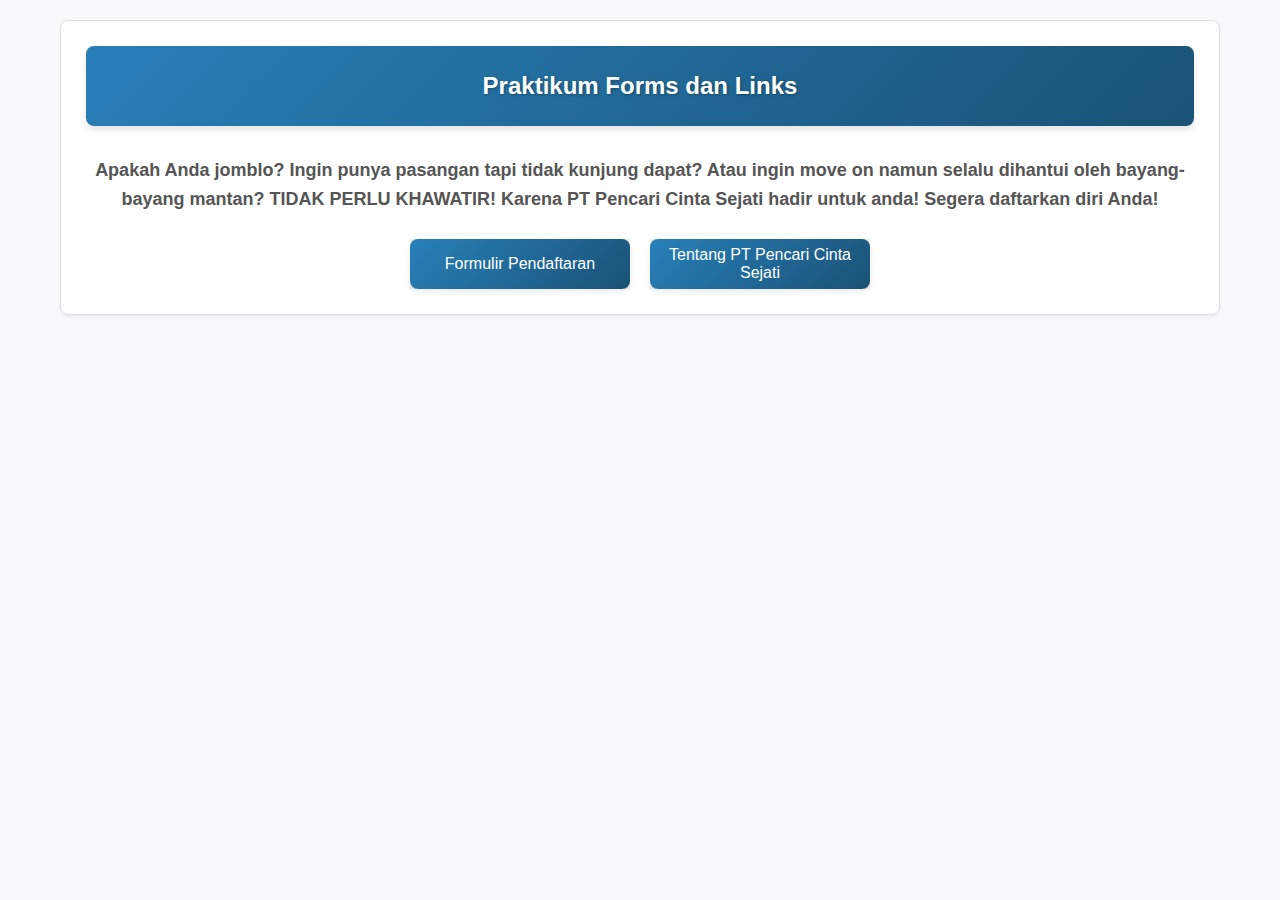
<file: index.html>
<body>
    <head>
        <link rel="stylesheet" href="style.css">
    </head>      
    <section>
      <div class="box">
        <h3>Praktikum Forms dan Links</h3>
      </div>
      <p><strong>Apakah Anda jomblo? Ingin punya pasangan tapi tidak kunjung dapat? Atau ingin move on namun selalu dihantui oleh bayang-bayang mantan? TIDAK PERLU KHAWATIR! Karena PT Pencari Cinta Sejati hadir untuk anda! Segera daftarkan diri Anda!</strong></p>
      <div class="btn">
        <button class="pendaftaran"><a href="form.html">Formulir Pendaftaran</a></button>
        <button class="pendaftaran"><a href="about_me.html">Tentang PT Pencari Cinta Sejati</a></button>
      </div>
    </section>
  </body>
</file>
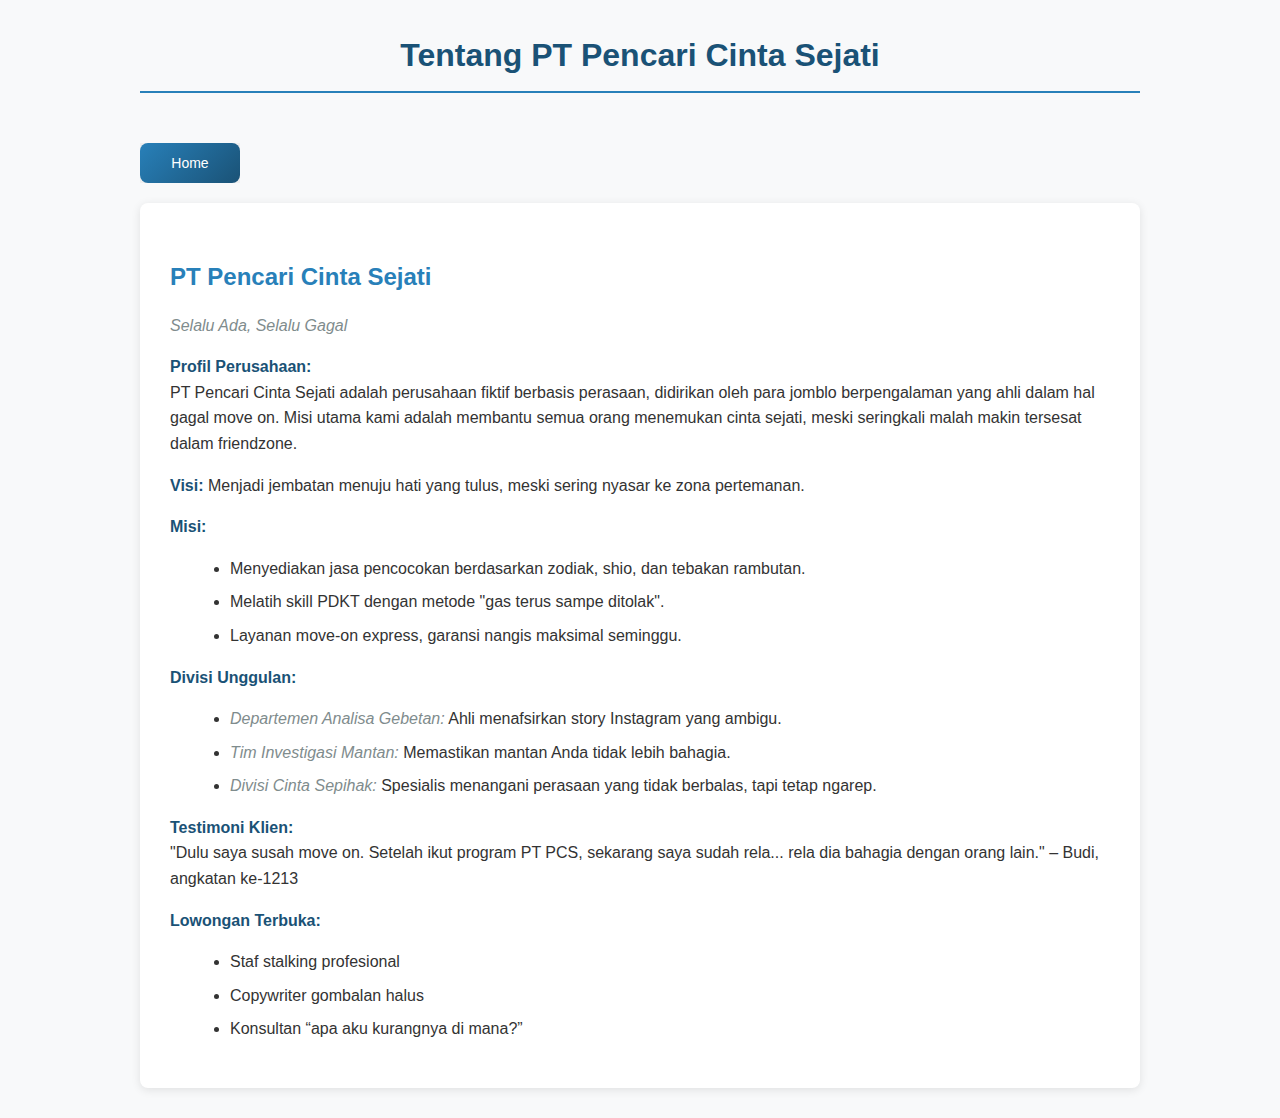
<file: about_me.html>
<head>
    <link rel="stylesheet" href="about_me.css">
    <title>About PT Pencari Cinta Sejati</title>
</head>

<body>
    <h2>Tentang PT Pencari Cinta Sejati</h2>
    <button class="back"><a href="index.html">Home</a></button>

    <section class="about-company">
        <h3>PT Pencari Cinta Sejati</h3>
        <p><em>Selalu Ada, Selalu Gagal</em></p>

        <p><strong>Profil Perusahaan:</strong><br>
        PT Pencari Cinta Sejati adalah perusahaan fiktif berbasis perasaan, didirikan oleh para jomblo berpengalaman yang ahli dalam hal gagal move on. Misi utama kami adalah membantu semua orang menemukan cinta sejati, meski seringkali malah makin tersesat dalam friendzone.</p>

        <p><strong>Visi:</strong> Menjadi jembatan menuju hati yang tulus, meski sering nyasar ke zona pertemanan.</p>

        <p><strong>Misi:</strong></p>
        <ul>
            <li>Menyediakan jasa pencocokan berdasarkan zodiak, shio, dan tebakan rambutan.</li>
            <li>Melatih skill PDKT dengan metode "gas terus sampe ditolak".</li>
            <li>Layanan move-on express, garansi nangis maksimal seminggu.</li>
        </ul>

        <p><strong>Divisi Unggulan:</strong></p>
        <ul>
            <li><em>Departemen Analisa Gebetan:</em> Ahli menafsirkan story Instagram yang ambigu.</li>
            <li><em>Tim Investigasi Mantan:</em> Memastikan mantan Anda tidak lebih bahagia.</li>
            <li><em>Divisi Cinta Sepihak:</em> Spesialis menangani perasaan yang tidak berbalas, tapi tetap ngarep.</li>
        </ul>

        <p><strong>Testimoni Klien:</strong><br>
        "Dulu saya susah move on. Setelah ikut program PT PCS, sekarang saya sudah rela... rela dia bahagia dengan orang lain." – Budi, angkatan ke-1213</p>

        <p><strong>Lowongan Terbuka:</strong></p>
        <ul>
            <li>Staf stalking profesional</li>
            <li>Copywriter gombalan halus</li>
            <li>Konsultan “apa aku kurangnya di mana?”</li>
        </ul>
    </section>
</body>
</file>
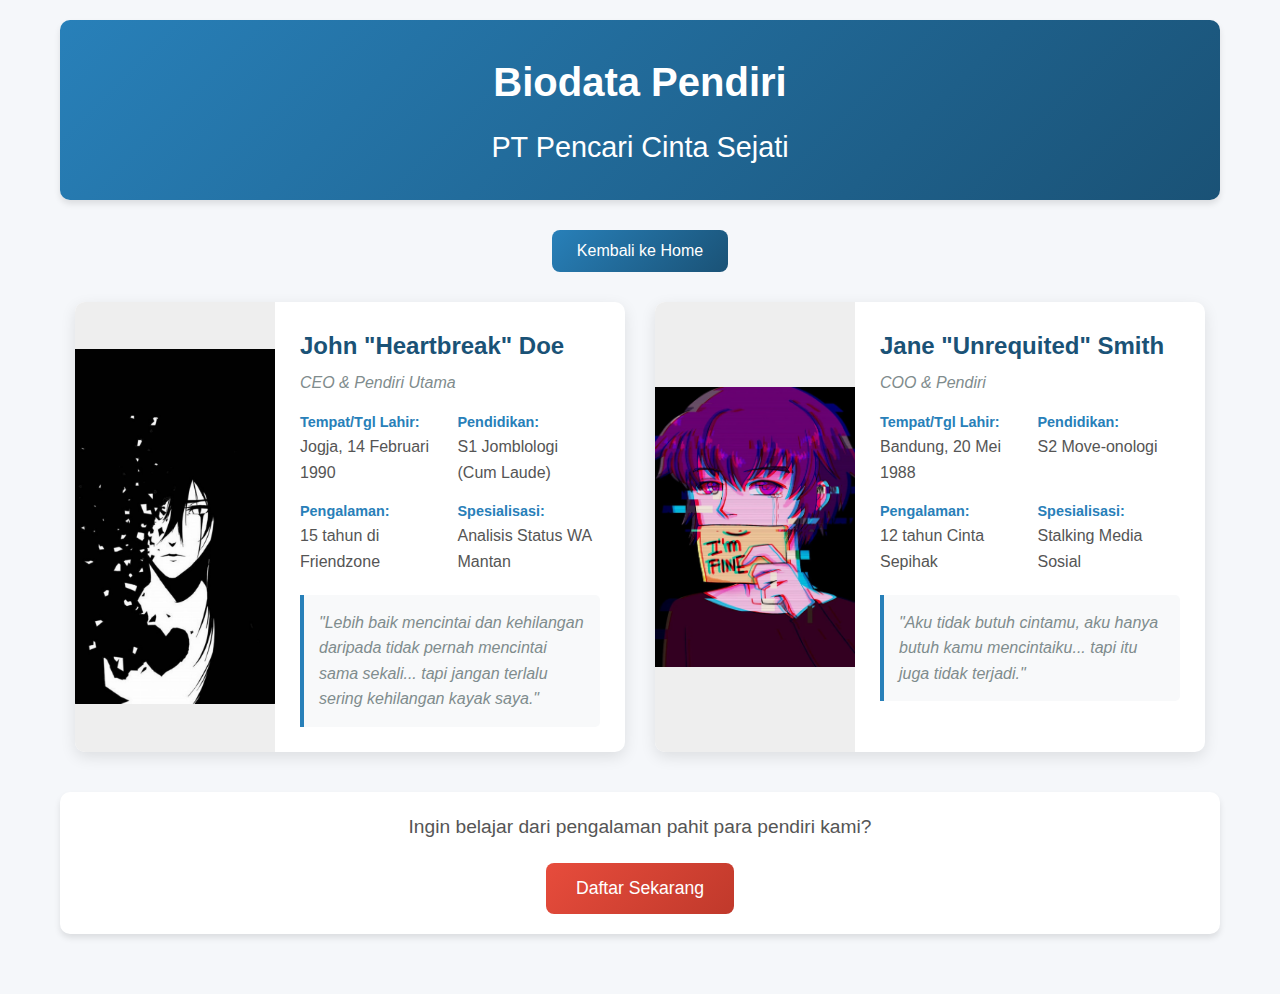
<file: biodata.html>
<!DOCTYPE html>
<html lang="id">
<head>
    <meta charset="UTF-8">
    <meta name="viewport" content="width=device-width, initial-scale=1.0">
    <title>Biodata Pendiri PT Pencari Cinta Sejati</title>
    <link rel="stylesheet" href="biodata.css">
</head>
<body>
    <div class="container">
        <div class="header-box">
            <h1>Biodata Pendiri</h1>
            <h2>PT Pencari Cinta Sejati</h2>
        </div>

        <div class="back-button">
            <button class="back"><a href="index.html">Kembali ke Home</a></button>
        </div>

        <div class="founder-container">
            <div class="founder-card">
                <div class="founder-image">
                    <img src="finefix.jpeg" alt="Foto Pendiri">
                </div>
                <div class="founder-info">
                    <h3>John "Heartbreak" Doe</h3>
                    <p class="title">CEO & Pendiri Utama</p>
                    <div class="info-grid">
                        <div class="info-item">
                            <span class="label">Tempat/Tgl Lahir:</span>
                            <span class="value">Jogja, 14 Februari 1990</span>
                        </div>
                        <div class="info-item">
                            <span class="label">Pendidikan:</span>
                            <span class="value">S1 Jomblologi (Cum Laude)</span>
                        </div>
                        <div class="info-item">
                            <span class="label">Pengalaman:</span>
                            <span class="value">15 tahun di Friendzone</span>
                        </div>
                        <div class="info-item">
                            <span class="label">Spesialisasi:</span>
                            <span class="value">Analisis Status WA Mantan</span>
                        </div>
                    </div>
                    <p class="quote">"Lebih baik mencintai dan kehilangan daripada tidak pernah mencintai sama sekali... tapi jangan terlalu sering kehilangan kayak saya."</p>
                </div>
            </div>

            <div class="founder-card">
                <div class="founder-image">
                    <img src="fine2.jpg" alt="Foto Pendiri">
                </div>
                <div class="founder-info">
                    <h3>Jane "Unrequited" Smith</h3>
                    <p class="title">COO & Pendiri</p>
                    <div class="info-grid">
                        <div class="info-item">
                            <span class="label">Tempat/Tgl Lahir:</span>
                            <span class="value">Bandung, 20 Mei 1988</span>
                        </div>
                        <div class="info-item">
                            <span class="label">Pendidikan:</span>
                            <span class="value">S2 Move-onologi</span>
                        </div>
                        <div class="info-item">
                            <span class="label">Pengalaman:</span>
                            <span class="value">12 tahun Cinta Sepihak</span>
                        </div>
                        <div class="info-item">
                            <span class="label">Spesialisasi:</span>
                            <span class="value">Stalking Media Sosial</span>
                        </div>
                    </div>
                    <p class="quote">"Aku tidak butuh cintamu, aku hanya butuh kamu mencintaiku... tapi itu juga tidak terjadi."</p>
                </div>
            </div>
        </div>

        <div class="cta-section">
            <p>Ingin belajar dari pengalaman pahit para pendiri kami?</p>
            <button class="cta-button"><a href="form.html">Daftar Sekarang</a></button>
        </div>
    </div>
</body>
</html>
</file>
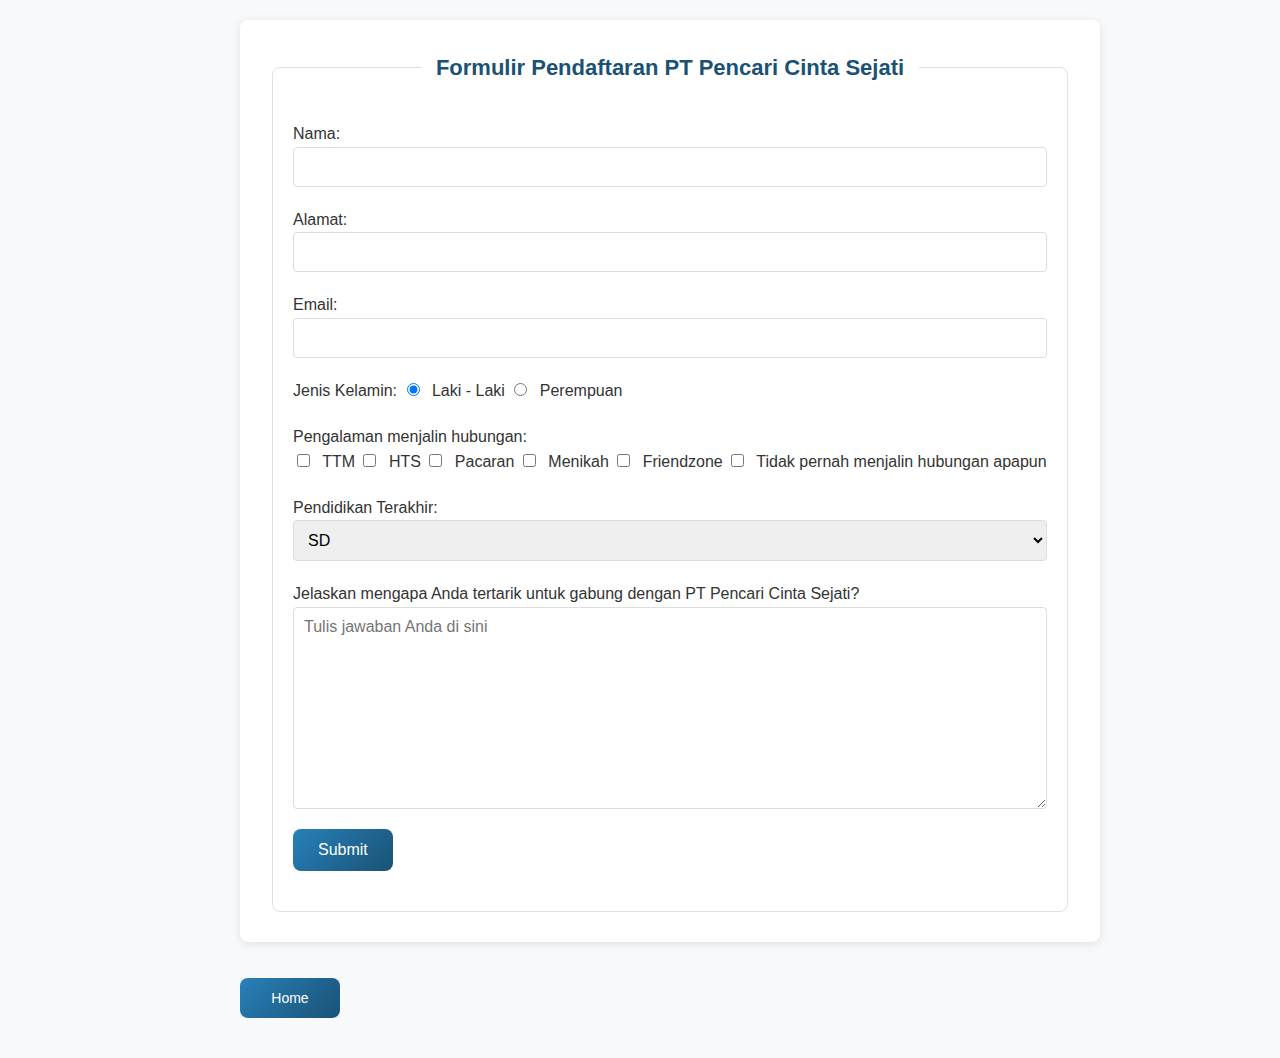
<file: form.html>
<head>
    <link rel="stylesheet" href="form.css">
</head>
  
<body>
    <form>
      <fieldset>
        <legend>Formulir Pendaftaran PT Pencari Cinta Sejati</legend>
  
        <p>Nama: <input type="text" name="nama" /></p>
        <p>Alamat: <input type="text" name="alamat" /></p>
        <p>Email: <input type="text" name="email" /></p>
  
        <p>Jenis Kelamin:
          <input type="radio" name="jk" value="laki-laki" checked /> Laki - Laki
          <input type="radio" name="jk" value="perempuan" /> Perempuan
        </p>
  
        <p>Pengalaman menjalin hubungan: <br/>
          <input type="checkbox" name="ttm" /> TTM
          <input type="checkbox" name="hts" /> HTS
          <input type="checkbox" name="pcr" /> Pacaran
          <input type="checkbox" name="nkh" /> Menikah
          <input type="checkbox" name="frn" /> Friendzone
          <input type="checkbox" name="tdk" /> Tidak pernah menjalin hubungan apapun
        </p>
  
        <p>Pendidikan Terakhir:
          <select>
            <option>SD</option>
            <option>SMP</option>
            <option>SMA/SMK</option>
            <option>D3</option>
            <option>S1</option>
            <option>S2</option>
            <option>S3</option>
          </select>
        </p>
  
        <p>Jelaskan mengapa Anda tertarik untuk gabung dengan PT Pencari Cinta Sejati?<br />
          <textarea rows="10" cols="60" placeholder="Tulis jawaban Anda di sini"></textarea>
        </p>
  
        <p><input type="submit" value="Submit" /></p>
      </fieldset>
    </form>
  
    <button class="back"><a href="index.html">Home</a></button>
  </body>
</file>
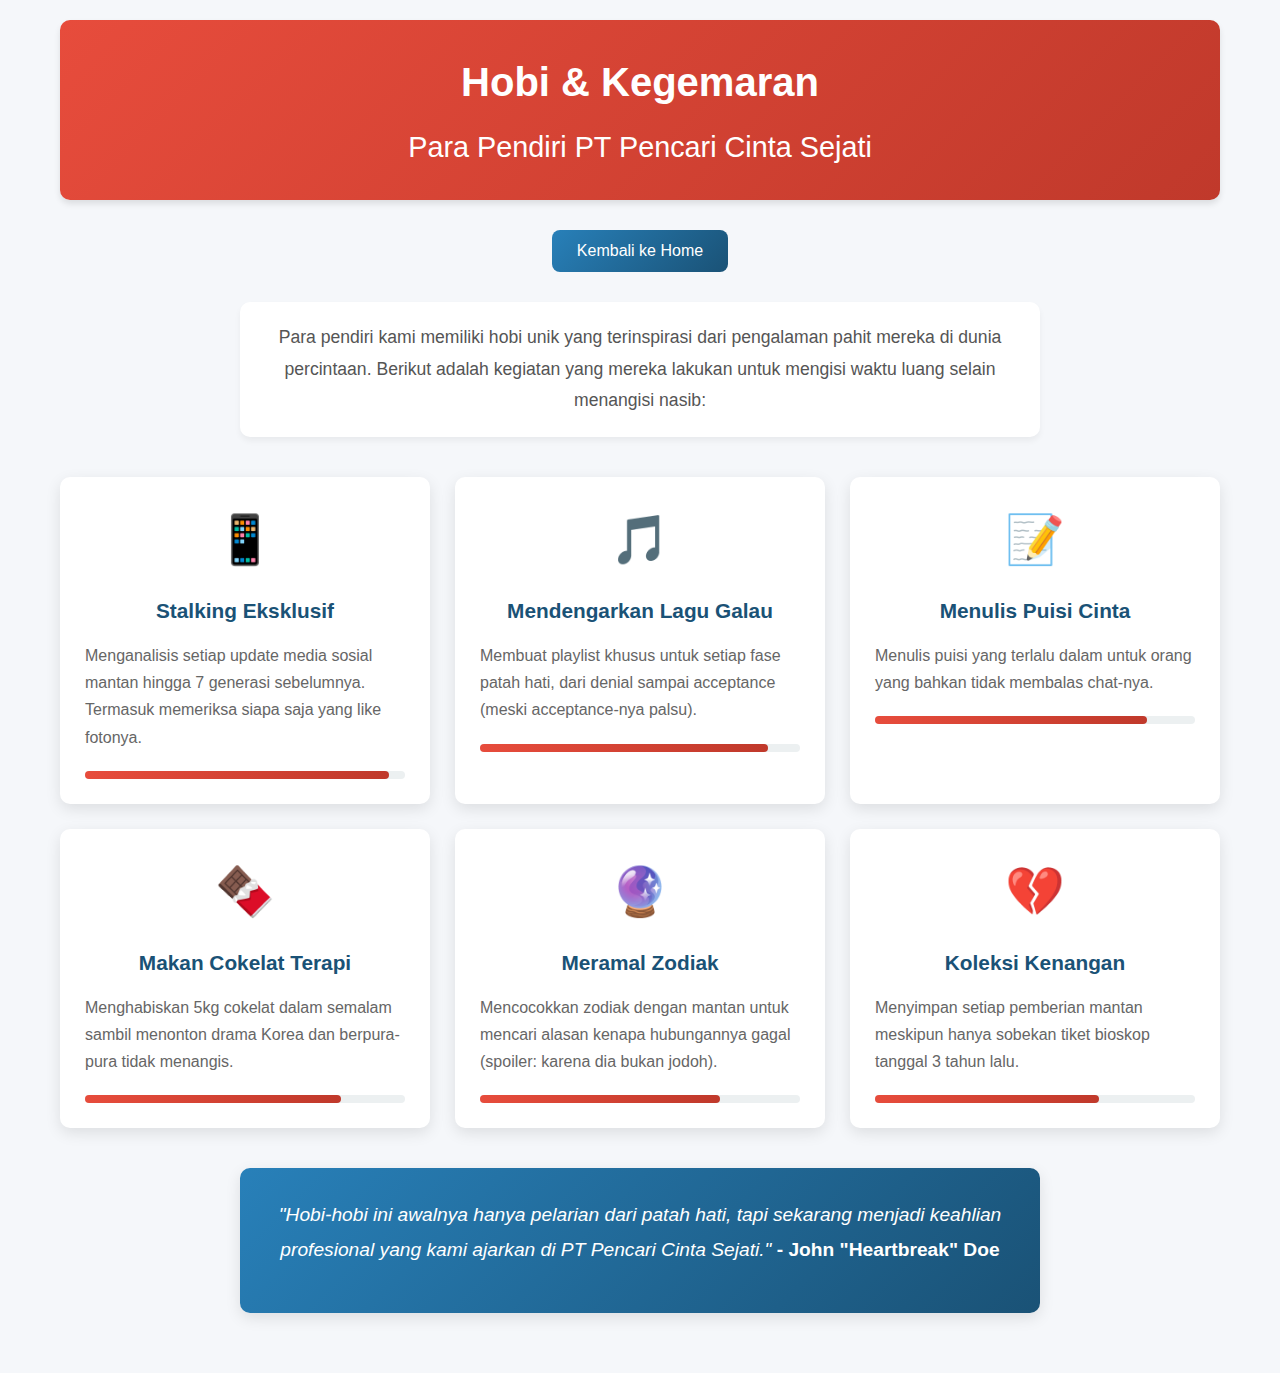
<file: hobi.html>
<!DOCTYPE html>
<html lang="id">
<head>
    <meta charset="UTF-8">
    <meta name="viewport" content="width=device-width, initial-scale=1.0">
    <title>Hobi Pendiri PT Pencari Cinta Sejati</title>
    <link rel="stylesheet" href="hobi.css">
</head>
<body>
    <div class="container">
        <div class="header-box">
            <h1>Hobi & Kegemaran</h1>
            <h2>Para Pendiri PT Pencari Cinta Sejati</h2>
        </div>

        <div class="back-button">
            <button class="back"><a href="index.html">Kembali ke Home</a></button>
        </div>

        <div class="hobby-intro">
            <p>Para pendiri kami memiliki hobi unik yang terinspirasi dari pengalaman pahit mereka di dunia percintaan. Berikut adalah kegiatan yang mereka lakukan untuk mengisi waktu luang selain menangisi nasib:</p>
        </div>

        <div class="hobby-container">
            <div class="hobby-card">
                <div class="hobby-icon">
                    <span>📱</span>
                </div>
                <h3>Stalking Eksklusif</h3>
                <p>Menganalisis setiap update media sosial mantan hingga 7 generasi sebelumnya. Termasuk memeriksa siapa saja yang like fotonya.</p>
                <div class="skill-bar">
                    <div class="skill-level" style="width: 95%"></div>
                </div>
            </div>

            <div class="hobby-card">
                <div class="hobby-icon">
                    <span>🎵</span>
                </div>
                <h3>Mendengarkan Lagu Galau</h3>
                <p>Membuat playlist khusus untuk setiap fase patah hati, dari denial sampai acceptance (meski acceptance-nya palsu).</p>
                <div class="skill-bar">
                    <div class="skill-level" style="width: 90%"></div>
                </div>
            </div>

            <div class="hobby-card">
                <div class="hobby-icon">
                    <span>📝</span>
                </div>
                <h3>Menulis Puisi Cinta</h3>
                <p>Menulis puisi yang terlalu dalam untuk orang yang bahkan tidak membalas chat-nya.</p>
                <div class="skill-bar">
                    <div class="skill-level" style="width: 85%"></div>
                </div>
            </div>

            <div class="hobby-card">
                <div class="hobby-icon">
                    <span>🍫</span>
                </div>
                <h3>Makan Cokelat Terapi</h3>
                <p>Menghabiskan 5kg cokelat dalam semalam sambil menonton drama Korea dan berpura-pura tidak menangis.</p>
                <div class="skill-bar">
                    <div class="skill-level" style="width: 80%"></div>
                </div>
            </div>

            <div class="hobby-card">
                <div class="hobby-icon">
                    <span>🔮</span>
                </div>
                <h3>Meramal Zodiak</h3>
                <p>Mencocokkan zodiak dengan mantan untuk mencari alasan kenapa hubungannya gagal (spoiler: karena dia bukan jodoh).</p>
                <div class="skill-bar">
                    <div class="skill-level" style="width: 75%"></div>
                </div>
            </div>

            <div class="hobby-card">
                <div class="hobby-icon">
                    <span>💔</span>
                </div>
                <h3>Koleksi Kenangan</h3>
                <p>Menyimpan setiap pemberian mantan meskipun hanya sobekan tiket bioskop tanggal 3 tahun lalu.</p>
                <div class="skill-bar">
                    <div class="skill-level" style="width: 70%"></div>
                </div>
            </div>
        </div>

        <div class="testimonial">
            <blockquote>
                "Hobi-hobi ini awalnya hanya pelarian dari patah hati, tapi sekarang menjadi keahlian profesional yang kami ajarkan di PT Pencari Cinta Sejati."
                <cite>- John "Heartbreak" Doe</cite>
            </blockquote>
        </div>
    </div>
</body>
</html>
</file>
<file: style.css>
* {
    margin: 0;
    padding: 0;
    box-sizing: border-box;
}

body {
    font-family: 'Segoe UI', Tahoma, Geneva, Verdana, sans-serif;
    background-color: #f8f9fa;
    color: #333;
    line-height: 1.6;
    padding: 20px;
    max-width: 1200px;
    margin: 0 auto;
    position: relative;
}

.top-nav {
    display: flex;
    justify-content: flex-end;
    gap: 10px;
    margin-bottom: 20px;
}

.nav-button {
    transition: all 0.3s ease;
    border: none;
    padding: 0;
}

.nav-button a {
    display: inline-block;
    background: linear-gradient(135deg, #2880b9, #1a5276);
    color: white;
    text-decoration: none;
    padding: 8px 15px;
    border-radius: 8px;
    font-size: 14px;
    font-weight: 500;
    display: flex;
    align-items: center;
    justify-content: center;
    transition: all 0.3s ease;
    box-shadow: 0 2px 5px rgba(0, 0, 0, 0.1);
}

.nav-button a:hover {
    transform: translateY(-3px);
    box-shadow: 0 5px 15px rgba(0, 0, 0, 0.2);
    background: linear-gradient(135deg, #1a5276, #2880b9);
}

.box {
    width: 100%;
    height: 80px;
    color: white;
    display: flex;
    align-items: center;
    justify-content: center;
    background: linear-gradient(135deg, #2880b9, #1a5276);
    border-radius: 8px;
    box-shadow: 0 4px 6px rgba(0, 0, 0, 0.1);
    margin-bottom: 30px;
}

.box h3 {
    font-size: 24px;
    text-shadow: 1px 1px 3px rgba(0, 0, 0, 0.3);
}

section {
    text-align: center;
    border: 1px solid #e0e0e0;
    border-radius: 8px;
    padding: 25px;
    margin-bottom: 20px;
    background-color: white;
    box-shadow: 0 2px 4px rgba(0, 0, 0, 0.05);
}

section p {
    margin-bottom: 25px;
    font-size: 18px;
    color: #555;
}

.btn {
    display: flex;
    justify-content: center;
    gap: 20px;
    margin-top: 20px;
}

.pendaftaran {
    transition: all 0.3s ease;
    border: none;
    padding: 0;
}

.pendaftaran a {
    display: inline-block;
    background: linear-gradient(135deg, #2880b9, #1a5276);
    color: white;
    text-decoration: none;
    width: 220px;
    height: 50px;
    border-radius: 8px;
    font-size: 16px;
    font-weight: 500;
    display: flex;
    align-items: center;
    justify-content: center;
    transition: all 0.3s ease;
    box-shadow: 0 2px 5px rgba(0, 0, 0, 0.1);
}

.pendaftaran a:hover {
    transform: translateY(-3px);
    box-shadow: 0 5px 15px rgba(0, 0, 0, 0.2);
    background: linear-gradient(135deg, #1a5276, #2880b9);
}
</file>
<file: about_me.css>
body {
    font-family: 'Segoe UI', Tahoma, Geneva, Verdana, sans-serif;
    background-color: #f8f9fa;
    color: #333;
    line-height: 1.6;
    padding: 30px;
    max-width: 1000px;
    margin: 0 auto;
}

h2 {
    color: #1a5276;
    text-align: center;
    margin-bottom: 30px;
    font-size: 32px;
    padding-bottom: 10px;
    border-bottom: 2px solid #2880b9;
}

h3 {
    color: #2880b9;
    margin: 25px 0 15px;
    font-size: 24px;
}

p, li {
    margin-bottom: 15px;
    font-size: 16px;
}

.about-company {
    background-color: white;
    padding: 30px;
    border-radius: 8px;
    box-shadow: 0 2px 10px rgba(0, 0, 0, 0.1);
}

em {
    color: #7f8c8d;
    font-style: italic;
}

strong {
    color: #1a5276;
}

ul {
    margin-left: 20px;
}

li {
    margin-bottom: 8px;
}

.back {
    margin: 20px 0;
    transition: all 0.3s ease;
    border: none;
    padding: 0;
}

.back a {
    display: inline-block;
    background: linear-gradient(135deg, #2880b9, #1a5276);
    color: white;
    text-decoration: none;
    width: 100px;
    height: 40px;
    border-radius: 8px;
    font-size: 14px;
    display: flex;
    align-items: center;
    justify-content: center;
    transition: all 0.3s ease;
}

.back a:hover {
    transform: translateY(-2px);
    box-shadow: 0 4px 8px rgba(0, 0, 0, 0.1);
    background: linear-gradient(135deg, #1a5276, #2880b9);
}
</file>
<file: biodata.css>
* {
    margin: 0;
    padding: 0;
    box-sizing: border-box;
}

body {
    font-family: 'Poppins', sans-serif;
    background-color: #f5f7fa;
    color: #333;
    line-height: 1.6;
}

.container {
    max-width: 1200px;
    margin: 0 auto;
    padding: 20px;
}

.header-box {
    background: linear-gradient(135deg, #2880b9, #1a5276);
    color: white;
    text-align: center;
    padding: 30px;
    border-radius: 10px;
    margin-bottom: 30px;
    box-shadow: 0 4px 6px rgba(0, 0, 0, 0.1);
}

.header-box h1 {
    font-size: 2.5rem;
    margin-bottom: 10px;
}

.header-box h2 {
    font-size: 1.8rem;
    font-weight: 300;
}

.back-button {
    text-align: center;
    margin-bottom: 30px;
}

.back {
    background: linear-gradient(135deg, #2880b9, #1a5276);
    border: none;
    padding: 12px 25px;
    border-radius: 8px;
    cursor: pointer;
    transition: all 0.3s ease;
}

.back a {
    color: white;
    text-decoration: none;
    font-size: 16px;
}

.back:hover {
    transform: translateY(-3px);
    box-shadow: 0 5px 15px rgba(0, 0, 0, 0.2);
}

.founder-container {
    display: flex;
    flex-wrap: wrap;
    gap: 30px;
    justify-content: center;
    margin-bottom: 40px;
}

.founder-card {
    background: white;
    border-radius: 10px;
    overflow: hidden;
    box-shadow: 0 5px 15px rgba(0, 0, 0, 0.1);
    width: 100%;
    max-width: 550px;
    display: flex;
    transition: transform 0.3s ease;
}

.founder-card:hover {
    transform: translateY(-10px);
}

.founder-image {
    width: 200px;
    background-color: #eee;
    display: flex;
    align-items: center;
    justify-content: center;
}

.founder-image img {
    width: 100%;
    height: auto;
    display: block;
}

.founder-info {
    padding: 25px;
    flex: 1;
}

.founder-info h3 {
    color: #1a5276;
    font-size: 1.5rem;
    margin-bottom: 5px;
}

.title {
    color: #7f8c8d;
    font-style: italic;
    margin-bottom: 15px;
}

.info-grid {
    display: grid;
    grid-template-columns: 1fr 1fr;
    gap: 15px;
    margin-bottom: 20px;
}

.info-item {
    display: flex;
    flex-direction: column;
}

.label {
    font-weight: 600;
    color: #2880b9;
    font-size: 0.9rem;
}

.value {
    color: #555;
}

.quote {
    font-style: italic;
    color: #7f8c8d;
    padding: 15px;
    background-color: #f8f9fa;
    border-left: 4px solid #2880b9;
    border-radius: 0 5px 5px 0;
}

.cta-section {
    text-align: center;
    margin: 40px 0;
    padding: 20px;
    background-color: white;
    border-radius: 10px;
    box-shadow: 0 4px 6px rgba(0, 0, 0, 0.1);
}

.cta-section p {
    font-size: 1.2rem;
    margin-bottom: 20px;
    color: #555;
}

.cta-button {
    background: linear-gradient(135deg, #e74c3c, #c0392b);
    color: white;
    border: none;
    padding: 15px 30px;
    border-radius: 8px;
    font-size: 1.1rem;
    cursor: pointer;
    transition: all 0.3s ease;
}

.cta-button a {
    color: white;
    text-decoration: none;
}

.cta-button:hover {
    transform: translateY(-3px);
    box-shadow: 0 5px 15px rgba(0, 0, 0, 0.2);
    background: linear-gradient(135deg, #c0392b, #e74c3c);
}

@media (max-width: 768px) {
    .founder-card {
        flex-direction: column;
        max-width: 400px;
    }
    
    .founder-image {
        width: 100%;
        height: 200px;
    }
    
    .info-grid {
        grid-template-columns: 1fr;
    }
}
</file>
<file: form.css>
body {
    font-family: 'Segoe UI', Tahoma, Geneva, Verdana, sans-serif;
    background-color: #f8f9fa;
    color: #333;
    line-height: 1.6;
    padding: 20px;
    max-width: 800px;
    margin: 0 auto;
}

form {
    width: 100%;
    background-color: white;
    padding: 30px;
    border-radius: 8px;
    box-shadow: 0 2px 10px rgba(0, 0, 0, 0.1);
}

fieldset {
    border: 1px solid #e0e0e0;
    border-radius: 8px;
    padding: 20px;
}

legend {
    text-align: center;
    font-size: 22px;
    color: #1a5276;
    font-weight: bold;
    padding: 0 15px;
}

p {
    margin-bottom: 20px;
}

input[type="text"],
select,
textarea {
    width: 100%;
    padding: 10px;
    border: 1px solid #ddd;
    border-radius: 4px;
    font-family: inherit;
    font-size: 16px;
    transition: border 0.3s;
}

input[type="text"]:focus,
select:focus,
textarea:focus {
    border-color: #2880b9;
    outline: none;
    box-shadow: 0 0 0 2px rgba(40, 128, 185, 0.2);
}

input[type="radio"],
input[type="checkbox"] {
    margin-right: 8px;
}

textarea {
    resize: vertical;
    min-height: 120px;
}

input[type="submit"] {
    background: linear-gradient(135deg, #2880b9, #1a5276);
    color: white;
    border: none;
    padding: 12px 25px;
    border-radius: 8px;
    font-size: 16px;
    cursor: pointer;
    transition: all 0.3s ease;
}

input[type="submit"]:hover {
    transform: translateY(-2px);
    box-shadow: 0 4px 8px rgba(0, 0, 0, 0.1);
    background: linear-gradient(135deg, #1a5276, #2880b9);
}

.back {
    margin: 20px 0;
    transition: all 0.3s ease;
    border: none;
    padding: 0;
}

.back a {
    display: inline-block;
    background: linear-gradient(135deg, #2880b9, #1a5276);
    color: white;
    text-decoration: none;
    width: 100px;
    height: 40px;
    border-radius: 8px;
    font-size: 14px;
    display: flex;
    align-items: center;
    justify-content: center;
    transition: all 0.3s ease;
}

.back a:hover {
    transform: translateY(-2px);
    box-shadow: 0 4px 8px rgba(0, 0, 0, 0.1);
    background: linear-gradient(135deg, #1a5276, #2880b9);
}

label {
    display: block;
    margin-bottom: 8px;
    font-weight: 500;
    color: #1a5276;
}
</file>
<file: hobi.css>
* {
    margin: 0;
    padding: 0;
    box-sizing: border-box;
}

body {
    font-family: 'Poppins', sans-serif;
    background-color: #f5f7fa;
    color: #333;
    line-height: 1.6;
}

.container {
    max-width: 1200px;
    margin: 0 auto;
    padding: 20px;
}

.header-box {
    background: linear-gradient(135deg, #e74c3c, #c0392b);
    color: white;
    text-align: center;
    padding: 30px;
    border-radius: 10px;
    margin-bottom: 30px;
    box-shadow: 0 4px 6px rgba(0, 0, 0, 0.1);
}

.header-box h1 {
    font-size: 2.5rem;
    margin-bottom: 10px;
}

.header-box h2 {
    font-size: 1.8rem;
    font-weight: 300;
}

.back-button {
    text-align: center;
    margin-bottom: 30px;
}

.back {
    background: linear-gradient(135deg, #2880b9, #1a5276);
    border: none;
    padding: 12px 25px;
    border-radius: 8px;
    cursor: pointer;
    transition: all 0.3s ease;
}

.back a {
    color: white;
    text-decoration: none;
    font-size: 16px;
}

.back:hover {
    transform: translateY(-3px);
    box-shadow: 0 5px 15px rgba(0, 0, 0, 0.2);
}

.hobby-intro {
    text-align: center;
    max-width: 800px;
    margin: 0 auto 40px;
    padding: 20px;
    background-color: white;
    border-radius: 10px;
    box-shadow: 0 4px 6px rgba(0, 0, 0, 0.05);
}

.hobby-intro p {
    font-size: 1.1rem;
    color: #555;
    line-height: 1.8;
}

.hobby-container {
    display: grid;
    grid-template-columns: repeat(auto-fill, minmax(350px, 1fr));
    gap: 25px;
    margin-bottom: 40px;
}

.hobby-card {
    background: white;
    border-radius: 10px;
    padding: 25px;
    box-shadow: 0 5px 15px rgba(0, 0, 0, 0.1);
    transition: all 0.3s ease;
}

.hobby-card:hover {
    transform: translateY(-10px);
    box-shadow: 0 15px 30px rgba(0, 0, 0, 0.15);
}

.hobby-icon {
    font-size: 3rem;
    margin-bottom: 15px;
    text-align: center;
}

.hobby-card h3 {
    color: #1a5276;
    font-size: 1.3rem;
    margin-bottom: 15px;
    text-align: center;
}

.hobby-card p {
    color: #666;
    margin-bottom: 20px;
    line-height: 1.7;
}

.skill-bar {
    height: 8px;
    background-color: #ecf0f1;
    border-radius: 4px;
    margin-top: 15px;
}

.skill-level {
    height: 100%;
    border-radius: 4px;
    background: linear-gradient(90deg, #e74c3c, #c0392b);
}

.testimonial {
    max-width: 800px;
    margin: 40px auto;
    padding: 30px;
    background: linear-gradient(135deg, #2880b9, #1a5276);
    color: white;
    border-radius: 10px;
    box-shadow: 0 5px 15px rgba(0, 0, 0, 0.1);
    text-align: center;
}

.testimonial blockquote {
    font-size: 1.2rem;
    font-style: italic;
    line-height: 1.8;
    margin-bottom: 15px;
}

.testimonial cite {
    font-weight: bold;
    font-style: normal;
}

@media (max-width: 768px) {
    .hobby-container {
        grid-template-columns: 1fr;
    }
    
    .header-box h1 {
        font-size: 2rem;
    }
    
    .header-box h2 {
        font-size: 1.4rem;
    }
}
</file>
